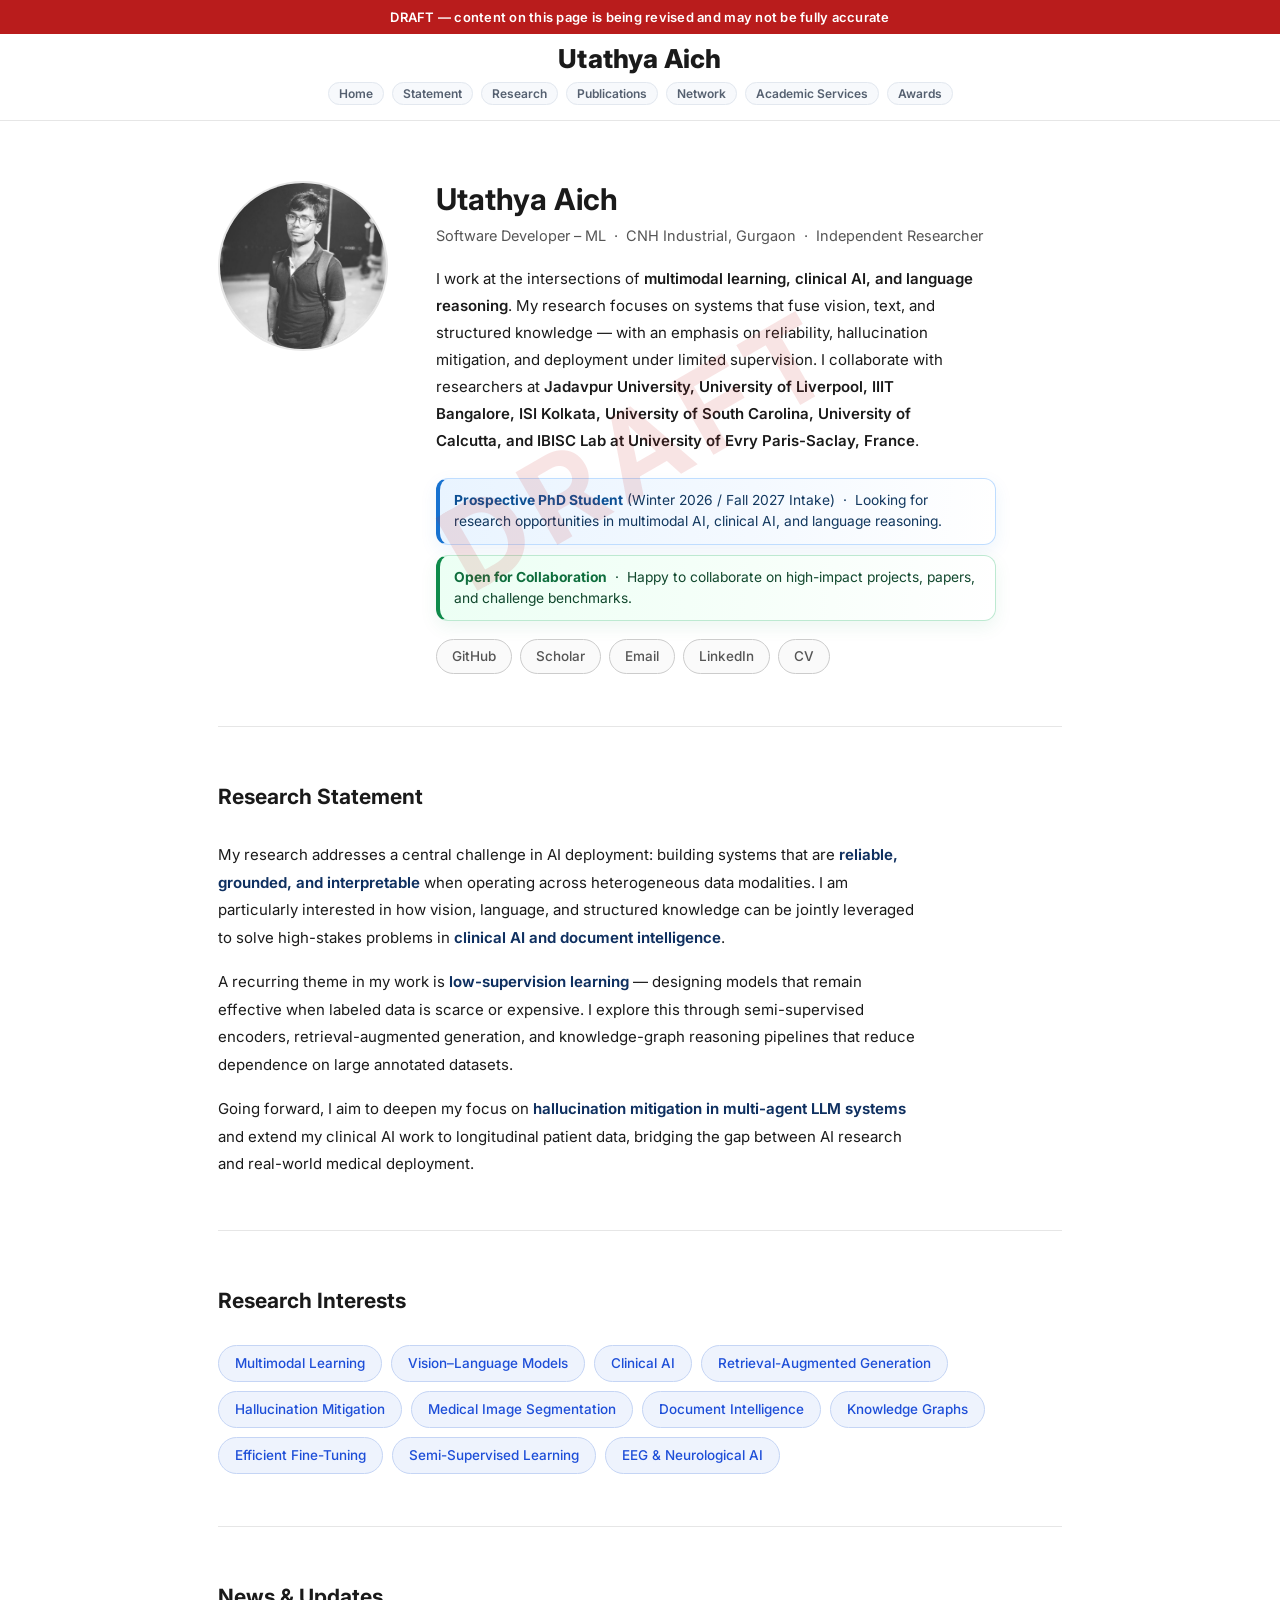
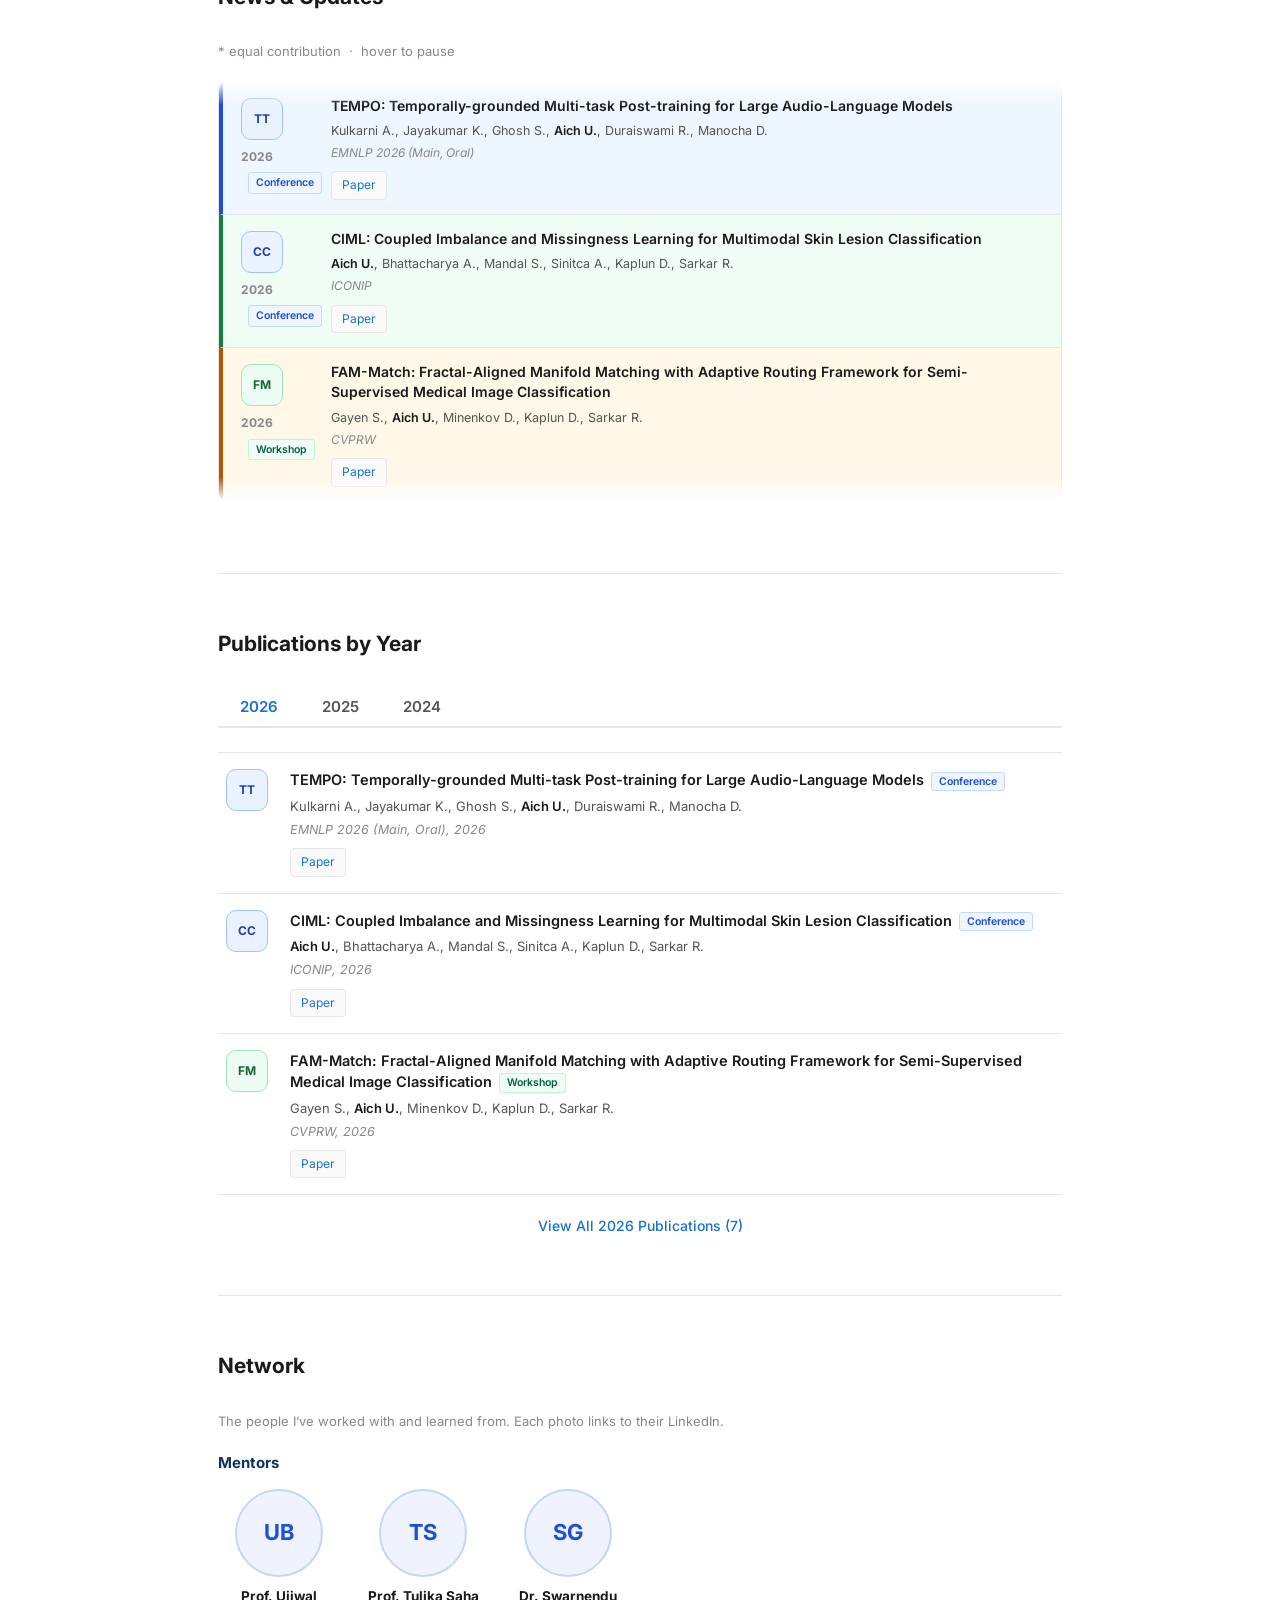
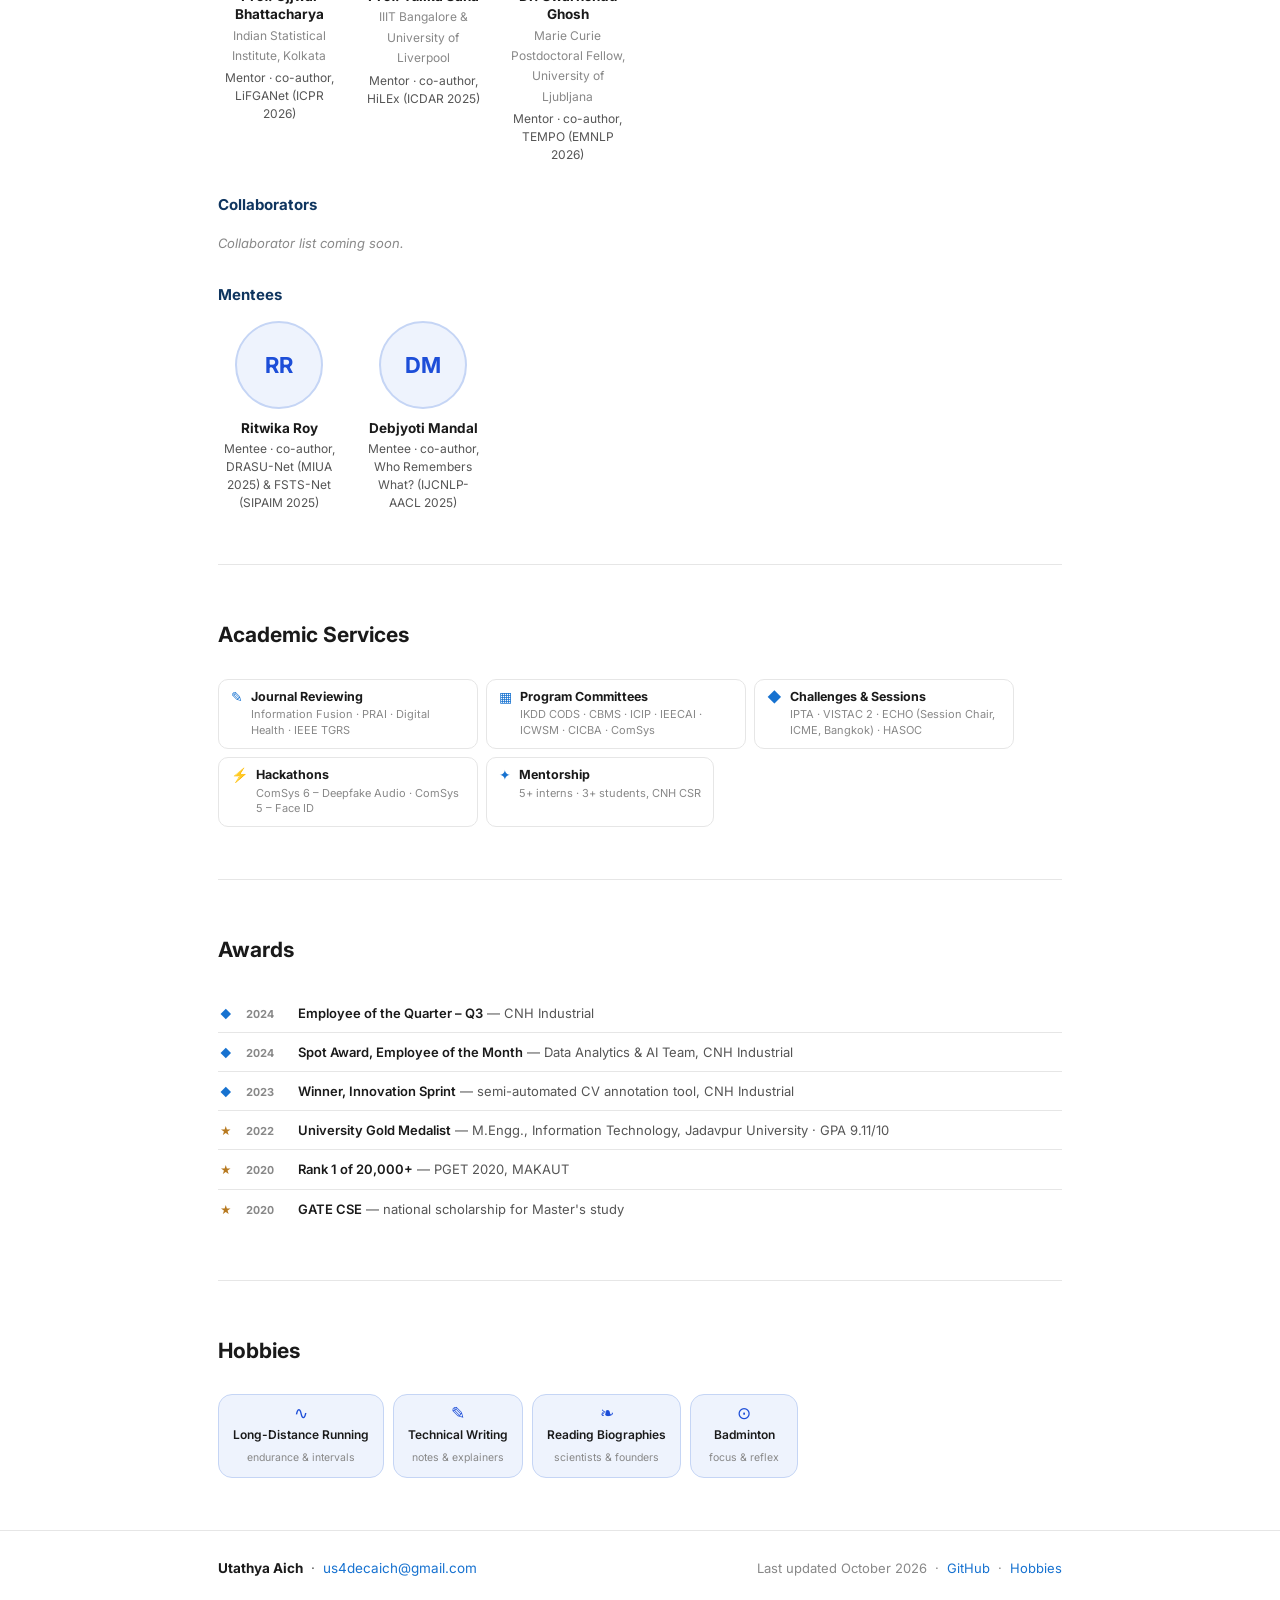
<file: index.html>
﻿<!DOCTYPE html>
<html lang="en">
<head>
  <meta charset="UTF-8">
  <meta name="viewport" content="width=device-width, initial-scale=1">
  <title>Utathya Aich &mdash; ML Researchers</title>
  <meta name="description" content="Utathya Aich &mdash; ML Developer at CNH Industrial, independent researcher in multimodal learning, clinical AI, and language reasoning.">
  <meta name="author" content="Utathya Aich">
  <link rel="icon" href="images/icon.jpg">
  <link rel="preconnect" href="https://fonts.googleapis.com">
  <link href="https://fonts.googleapis.com/css2?family=Inter:wght@400;500;600;700&display=swap" rel="stylesheet">
  <link rel="stylesheet" href="css/styles.css">
</head>
<body>

<div class="draft-banner">DRAFT &mdash; content on this page is being revised and may not be fully accurate</div>
<div class="draft-watermark" aria-hidden="true"><span>DRAFT</span></div>

<!-- ================================================================
     Navigation
     ================================================================ -->
<nav aria-label="Site navigation">
  <div class="nav-inner">
    <a class="nav-brand" href="#hero">Utathya Aich</a>
    <ul class="nav-links">
      <li><a href="#hero">Home</a></li>
      <li><a href="#research-statement">Statement</a></li>
      <li><a href="#interests">Research</a></li>
      <li><a href="#featured-pubs">Publications</a></li>
      <li><a href="#network">Network</a></li>
      <li><a href="#academic-services">Academic Services</a></li>
      <li><a href="#awards">Awards</a></li>
      <!-- <li><a href="#blog">Blog</a></li> -->
    </ul>
  </div>
</nav>

<div class="container">

  <!-- ============================================================
       Hero / Introduction
       ============================================================ -->
  <section id="hero">
    <div class="hero-layout">

      <div class="hero-photo">
        <img src="Images\Utathya_dp.jpg" alt="Utathya Aich" width="170" height="170">
      </div>

      <div class="hero-content">
        <h1 class="hero-name">Utathya Aich</h1>
        <p class="hero-title">
          Software Developer &ndash; ML &nbsp;&middot;&nbsp; CNH Industrial, Gurgaon
          &nbsp;&middot;&nbsp; Independent Researcher
        </p>
        <p class="hero-bio">
          I work at the intersections of <strong>multimodal learning, clinical AI, and language
          reasoning</strong>. My research focuses on systems that fuse vision, text, and structured
          knowledge &mdash; with an emphasis on reliability, hallucination mitigation, and deployment
          under limited supervision. I collaborate with researchers at <strong>Jadavpur
          University, University of Liverpool, IIIT Bangalore, ISI Kolkata, University of South
          Carolina, University of Calcutta, and IBISC Lab at University of Evry Paris-Saclay,
          France</strong>.
        </p>

        <div class="hero-highlights">
          <p class="hero-highlight hero-highlight-phd">
            <strong>Prospective PhD Student</strong> (Winter 2026 / Fall 2027 Intake) &nbsp;&middot;&nbsp;
            Looking for research opportunities in multimodal AI, clinical AI, and language reasoning.
          </p>
          <p class="hero-highlight hero-highlight-collab">
            <strong>Open for Collaboration</strong> &nbsp;&middot;&nbsp;
            Happy to collaborate on high-impact projects, papers, and challenge benchmarks.
          </p>
        </div>

        <div class="hero-links">
          <a class="hero-link" href="https://github.com/Utathyaworks" target="_blank" rel="noopener">GitHub</a>
          <!-- TODO: replace YOUR_SCHOLAR_ID with your real Google Scholar ID -->
          <a class="hero-link" href="https://scholar.google.com/citations?user=YOUR_SCHOLAR_ID" target="_blank" rel="noopener">Scholar</a>
          <a class="hero-link" href="mailto:us4decaich@gmail.com">Email</a>
          <a class="hero-link" href="https://linkedin.com/in/utathyaaich" target="_blank" rel="noopener">LinkedIn</a>
          <!-- TODO: replace # with your CV PDF URL -->
          <a class="hero-link" href="https://drive.google.com/file/d/1EoIoab1If1WtYCR3nhXePLxdaf7WmMa9/view?usp=drive_link" target="_blank" rel="noopener">CV</a>
        </div>
      </div>

    </div>
  </section>

  <!-- ============================================================
       Research Statement
       ============================================================ -->
  <section id="research-statement">
    <h2 class="section-title">Research Statement</h2>
    <div class="statement-block">
      <p>
        My research addresses a central challenge in AI deployment: building systems that are
        <strong>reliable, grounded, and interpretable</strong> when operating across heterogeneous
        data modalities. I am particularly interested in how vision, language, and structured
        knowledge can be jointly leveraged to solve high-stakes problems in <strong>clinical AI
        and document intelligence</strong>.
      </p>
      <p>
        A recurring theme in my work is <strong>low-supervision learning</strong> — designing
        models that remain effective when labeled data is scarce or expensive. I explore this
        through semi-supervised encoders, retrieval-augmented generation, and knowledge-graph
        reasoning pipelines that reduce dependence on large annotated datasets.
      </p>
      <p>
        Going forward, I aim to deepen my focus on <strong>hallucination mitigation in
        multi-agent LLM systems</strong> and extend my clinical AI work to longitudinal
        patient data, bridging the gap between AI research and real-world medical deployment.
      </p>
    </div>
  </section>

  <!-- ============================================================
       Research Interests
       ============================================================ -->
  <section id="interests">
    <h2 class="section-title">Research Interests</h2>
    <div class="interests-wrap">
      <span class="interest-chip">Multimodal Learning</span>
      <span class="interest-chip">Vision&ndash;Language Models</span>
      <span class="interest-chip">Clinical AI</span>
      <span class="interest-chip">Retrieval-Augmented Generation</span>
      <span class="interest-chip">Hallucination Mitigation</span>
      <span class="interest-chip">Medical Image Segmentation</span>
      <span class="interest-chip">Document Intelligence</span>
      <span class="interest-chip">Knowledge Graphs</span>
      <span class="interest-chip">Efficient Fine-Tuning</span>
      <span class="interest-chip">Semi-Supervised Learning</span>
      <span class="interest-chip">EEG &amp; Neurological AI</span>
    </div>
  </section>

  <!-- ============================================================
       News & Updates  (featured publications rendered as a news feed)
       ============================================================ -->
  <section id="featured-pubs">
    <h2 class="section-title">News &amp; Updates</h2>
    <p class="pub-note">* equal contribution &nbsp;&middot;&nbsp; hover to pause</p>

    <!--
      Populated dynamically by js/main.js as news-style items.
      Source data: data/publications.js  (featured: true entries).
      Scrollable — max-height set in css/styles.css.
    -->
    <div class="news-scroll" id="featured-pub-list"></div>

    <div class="show-more-wrap">
      <button class="btn-show-more" id="btn-show-more">Show All Publications</button>
    </div>
  </section>

  <!-- ============================================================
       Publications by Year
       ============================================================ -->
  <section id="pubs-by-year">
    <h2 class="section-title">Publications by Year</h2>

    <!--
      Tab buttons and panes are generated by js/main.js.
      Each year tab shows 3 papers; "View All" links to publications/YEAR.html.
    -->
    <div class="year-tabs" id="year-tabs" role="tablist"></div>
    <div id="year-panes"></div>
  </section>

  <!-- ============================================================
       Network — Mentors / Collaborators / Mentees
       ============================================================ -->
  <section id="network">
    <h2 class="section-title">Network</h2>
    <p class="pub-note">
      The people I&rsquo;ve worked with and learned from. Each photo links to their LinkedIn.
      <!-- TODO: replace placeholder avatars (initials) with real photos, and "#" LinkedIn hrefs with real profile URLs -->
    </p>

    <div class="network-group">
      <h3 class="network-group-title">Mentors</h3>
      <ul class="bubble-grid">
        <li class="bubble-card">
          <a class="bubble-avatar placeholder" href="#" target="_blank" rel="noopener" aria-label="Prof. Ujjwal Bhattacharya on LinkedIn">UB</a>
          <p class="bubble-name">Prof. Ujjwal Bhattacharya</p>
          <p class="bubble-affil">Indian Statistical Institute, Kolkata</p>
          <p class="bubble-rel">Mentor &middot; co-author, LiFGANet (ICPR 2026)</p>
        </li>
        <li class="bubble-card">
          <a class="bubble-avatar placeholder" href="#" target="_blank" rel="noopener" aria-label="Prof. Tulika Saha on LinkedIn">TS</a>
          <p class="bubble-name">Prof. Tulika Saha</p>
          <p class="bubble-affil">IIIT Bangalore &amp; University of Liverpool</p>
          <p class="bubble-rel">Mentor &middot; co-author, HiLEx (ICDAR 2025)</p>
        </li>
        <li class="bubble-card">
          <a class="bubble-avatar placeholder" href="#" target="_blank" rel="noopener" aria-label="Dr. Swarnendu Ghosh on LinkedIn">SG</a>
          <p class="bubble-name">Dr. Swarnendu Ghosh</p>
          <p class="bubble-affil">Marie Curie Postdoctoral Fellow, University of Ljubljana</p>
          <p class="bubble-rel">Mentor &middot; co-author, TEMPO (EMNLP 2026)</p>
        </li>
      </ul>
    </div>

    <div class="network-group">
      <h3 class="network-group-title">Collaborators</h3>
      <!-- TODO: add collaborator entries — name, affiliation, LinkedIn URL, photo -->
      <p class="pub-note network-placeholder-note">Collaborator list coming soon.</p>
    </div>

    <div class="network-group">
      <h3 class="network-group-title">Mentees</h3>
      <ul class="bubble-grid">
        <li class="bubble-card">
          <a class="bubble-avatar placeholder" href="#" target="_blank" rel="noopener" aria-label="Ritwika Roy on LinkedIn">RR</a>
          <p class="bubble-name">Ritwika Roy</p>
          <!-- TODO: add affiliation -->
          <p class="bubble-rel">Mentee &middot; co-author, DRASU-Net (MIUA 2025) &amp; FSTS-Net (SIPAIM 2025)</p>
        </li>
        <li class="bubble-card">
          <a class="bubble-avatar placeholder" href="#" target="_blank" rel="noopener" aria-label="Debjyoti Mandal on LinkedIn">DM</a>
          <p class="bubble-name">Debjyoti Mandal</p>
          <!-- TODO: add affiliation -->
          <p class="bubble-rel">Mentee &middot; co-author, Who Remembers What? (IJCNLP-AACL 2025)</p>
        </li>
      </ul>
    </div>
  </section>

  <!-- ============================================================
       Academic Services
       ============================================================ -->
  <section id="academic-services">
    <h2 class="section-title">Academic Services</h2>
    <ul class="service-row">
      <li class="service-chip">
        <span class="service-icon" aria-hidden="true">&#9998;</span>
        <span class="service-chip-body">
          <span class="service-chip-label">Journal Reviewing</span>
          <span class="service-chip-meta">Information Fusion &middot; PRAI &middot; Digital Health &middot; IEEE TGRS</span>
        </span>
      </li>
      <li class="service-chip">
        <span class="service-icon" aria-hidden="true">&#9638;</span>
        <span class="service-chip-body">
          <span class="service-chip-label">Program Committees</span>
          <span class="service-chip-meta">IKDD CODS &middot; CBMS &middot; ICIP &middot; IEECAI &middot; ICWSM &middot; CICBA &middot; ComSys</span>
        </span>
      </li>
      <li class="service-chip">
        <span class="service-icon" aria-hidden="true">&#9670;</span>
        <span class="service-chip-body">
          <span class="service-chip-label">Challenges &amp; Sessions</span>
          <span class="service-chip-meta">IPTA &middot; VISTAC 2 &middot; ECHO (Session Chair, ICME, Bangkok) &middot; HASOC</span>
        </span>
      </li>
      <li class="service-chip">
        <span class="service-icon" aria-hidden="true">&#9889;</span>
        <span class="service-chip-body">
          <span class="service-chip-label">Hackathons</span>
          <span class="service-chip-meta">ComSys 6 &ndash; Deepfake Audio &middot; ComSys 5 &ndash; Face ID</span>
        </span>
      </li>
      <li class="service-chip">
        <span class="service-icon" aria-hidden="true">&#10022;</span>
        <span class="service-chip-body">
          <span class="service-chip-label">Mentorship</span>
          <span class="service-chip-meta">5+ interns &middot; 3+ students, CNH CSR</span>
        </span>
      </li>
    </ul>
  </section>

  <!-- ============================================================
       Awards
       ============================================================ -->
  <section id="awards">
    <h2 class="section-title">Awards</h2>
    <ul class="award-list">
      <li class="award-row">
        <span class="award-mark award-mark-pro" aria-hidden="true">&#9670;</span>
        <span class="award-row-year">2024</span>
        <span class="award-row-text"><strong>Employee of the Quarter &ndash; Q3</strong> &mdash; CNH Industrial</span>
      </li>
      <li class="award-row">
        <span class="award-mark award-mark-pro" aria-hidden="true">&#9670;</span>
        <span class="award-row-year">2024</span>
        <span class="award-row-text"><strong>Spot Award, Employee of the Month</strong> &mdash; Data Analytics &amp; AI Team, CNH Industrial</span>
      </li>
      <li class="award-row">
        <span class="award-mark award-mark-pro" aria-hidden="true">&#9670;</span>
        <span class="award-row-year">2023</span>
        <span class="award-row-text"><strong>Winner, Innovation Sprint</strong> &mdash; semi-automated CV annotation tool, CNH Industrial</span>
      </li>
      <li class="award-row">
        <span class="award-mark award-mark-academic" aria-hidden="true">&#9733;</span>
        <span class="award-row-year">2022</span>
        <span class="award-row-text"><strong>University Gold Medalist</strong> &mdash; M.Engg., Information Technology, Jadavpur University &middot; GPA 9.11/10</span>
      </li>
      <li class="award-row">
        <span class="award-mark award-mark-academic" aria-hidden="true">&#9733;</span>
        <span class="award-row-year">2020</span>
        <span class="award-row-text"><strong>Rank 1 of 20,000+</strong> &mdash; PGET 2020, MAKAUT</span>
      </li>
      <li class="award-row">
        <span class="award-mark award-mark-academic" aria-hidden="true">&#9733;</span>
        <span class="award-row-year">2020</span>
        <span class="award-row-text"><strong>GATE CSE</strong> &mdash; national scholarship for Master's study</span>
      </li>
    </ul>
  </section>

  <!-- ============================================================
       Blog (to be added later)
       ============================================================ -->
  <!--
  <section id="blog">
    <h2 class="section-title">Blog</h2>
    <p class="pub-note">This section will be added soon.</p>
  </section>
  -->

  <!-- ============================================================
       Hobbies
       ============================================================ -->
  <section id="hobbies">
    <h2 class="section-title">Hobbies</h2>
    <ul class="hobby-row">
      <li class="hobby-chip">
        <span class="hobby-icon" aria-hidden="true">&#8767;</span>
        <span class="hobby-chip-label">Long-Distance Running</span>
        <span class="hobby-chip-meta">endurance &amp; intervals</span>
      </li>
      <li class="hobby-chip">
        <span class="hobby-icon" aria-hidden="true">&#9998;</span>
        <span class="hobby-chip-label">Technical Writing</span>
        <span class="hobby-chip-meta">notes &amp; explainers</span>
      </li>
      <li class="hobby-chip">
        <span class="hobby-icon" aria-hidden="true">&#10087;</span>
        <span class="hobby-chip-label">Reading Biographies</span>
        <span class="hobby-chip-meta">scientists &amp; founders</span>
      </li>
      <li class="hobby-chip">
        <span class="hobby-icon" aria-hidden="true">&#8857;</span>
        <span class="hobby-chip-label">Badminton</span>
        <span class="hobby-chip-meta">focus &amp; reflex</span>
      </li>
    </ul>
  </section>

</div><!-- /.container -->

<!-- ================================================================
     Footer
     ================================================================ -->
<footer>
  <div class="container">
    <div class="footer-inner">
      <div class="footer-left">
        <strong>Utathya Aich</strong>
        &nbsp;&middot;&nbsp;
        <a href="mailto:us4decaich@gmail.com">us4decaich@gmail.com</a>
      </div>
      <div class="footer-right">
        Last updated October 2026
        &nbsp;&middot;&nbsp;
        <a href="https://github.com/Utathyaworks" target="_blank" rel="noopener">GitHub</a>
        &nbsp;&middot;&nbsp;
        <a href="#hobbies">Hobbies</a>
      </div>
    </div>
  </div>
</footer>

<!-- Publications data must be loaded before main.js -->
<script src="data/publications.js"></script>
<script src="js/main.js"></script>
</body>
</html>
</file>
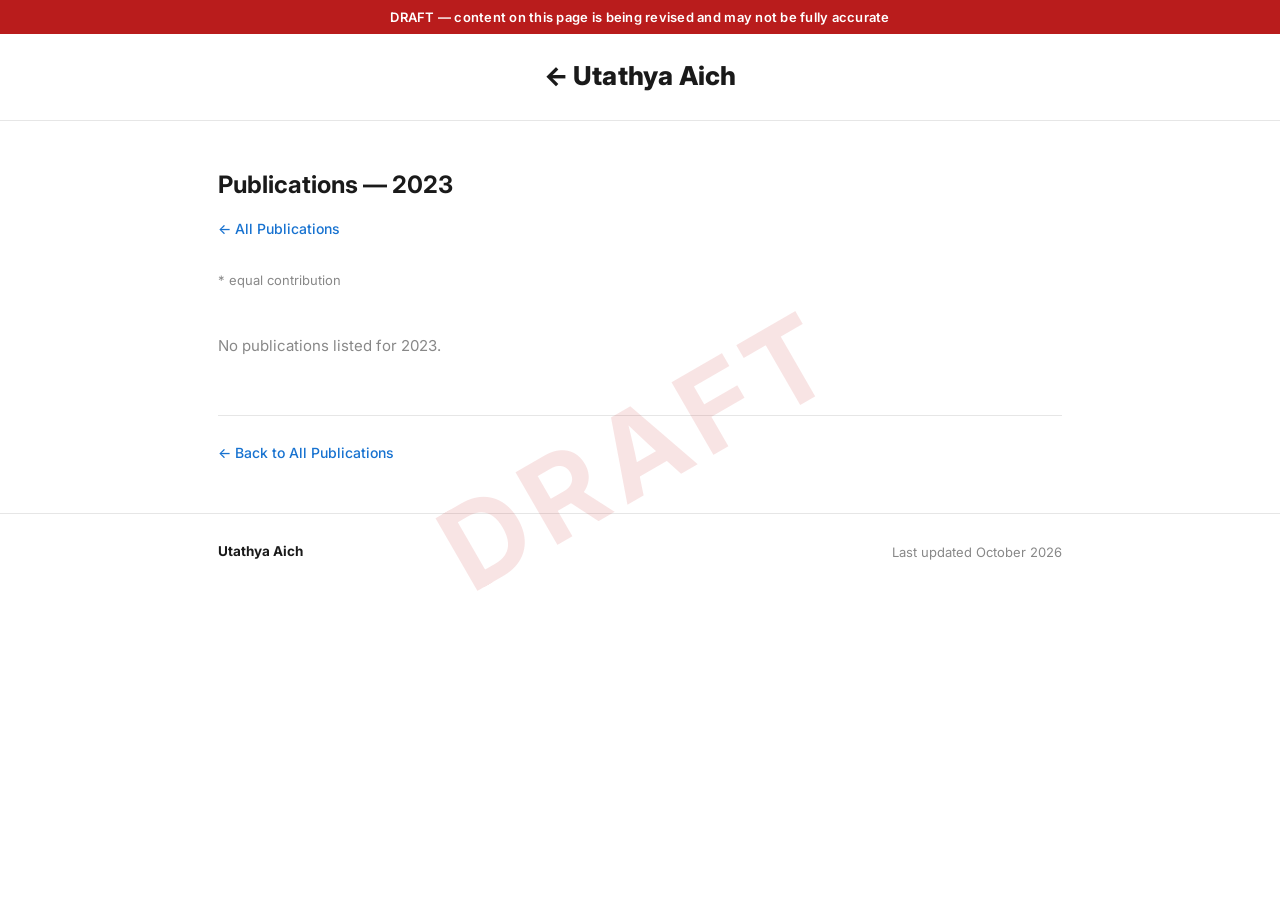
<file: publications/2023.html>
<!DOCTYPE html>
<html lang="en">
<head>
  <meta charset="UTF-8">
  <meta name="viewport" content="width=device-width, initial-scale=1">
  <title>Publications &mdash; 2023 | Utathya Aich</title>
  <meta name="description" content="Utathya Aich publications from 2023.">
  <link rel="icon" href="../images/icon.jpg">
  <link rel="preconnect" href="https://fonts.googleapis.com">
  <link href="https://fonts.googleapis.com/css2?family=Inter:wght@400;500;600;700&display=swap" rel="stylesheet">
  <link rel="stylesheet" href="../css/styles.css">
</head>
<body>

<div class="draft-banner">DRAFT &mdash; content on this page is being revised and may not be fully accurate</div>
<div class="draft-watermark" aria-hidden="true"><span>DRAFT</span></div>

<nav aria-label="Site navigation">
  <div class="nav-inner">
    <a class="nav-brand" href="../index.html">&larr; Utathya Aich</a>
  </div>
</nav>

<div class="container">

  <div class="year-page-header">
    <h1 class="year-page-title" id="year-page-heading">Publications &mdash; 2023</h1>
    <a class="year-page-back" href="../index.html#pubs-by-year">&larr; All Publications</a>
  </div>

  <p class="pub-note">* equal contribution</p>

  <!-- Populated dynamically by js/year-page.js -->
  <div class="pub-list" id="year-pub-list" data-year="2023"></div>

  <hr class="year-page-divider">
  <p style="padding: 24px 0 48px;">
    <a class="year-page-back" href="../index.html#pubs-by-year">&larr; Back to All Publications</a>
  </p>

</div>

<footer>
  <div class="container">
    <div class="footer-inner">
      <div class="footer-left"><strong>Utathya Aich</strong></div>
      <div class="footer-right">Last updated October 2026</div>
    </div>
  </div>
</footer>

<script src="../data/publications.js"></script>
<script src="../js/year-page.js"></script>
</body>
</html>
</file>
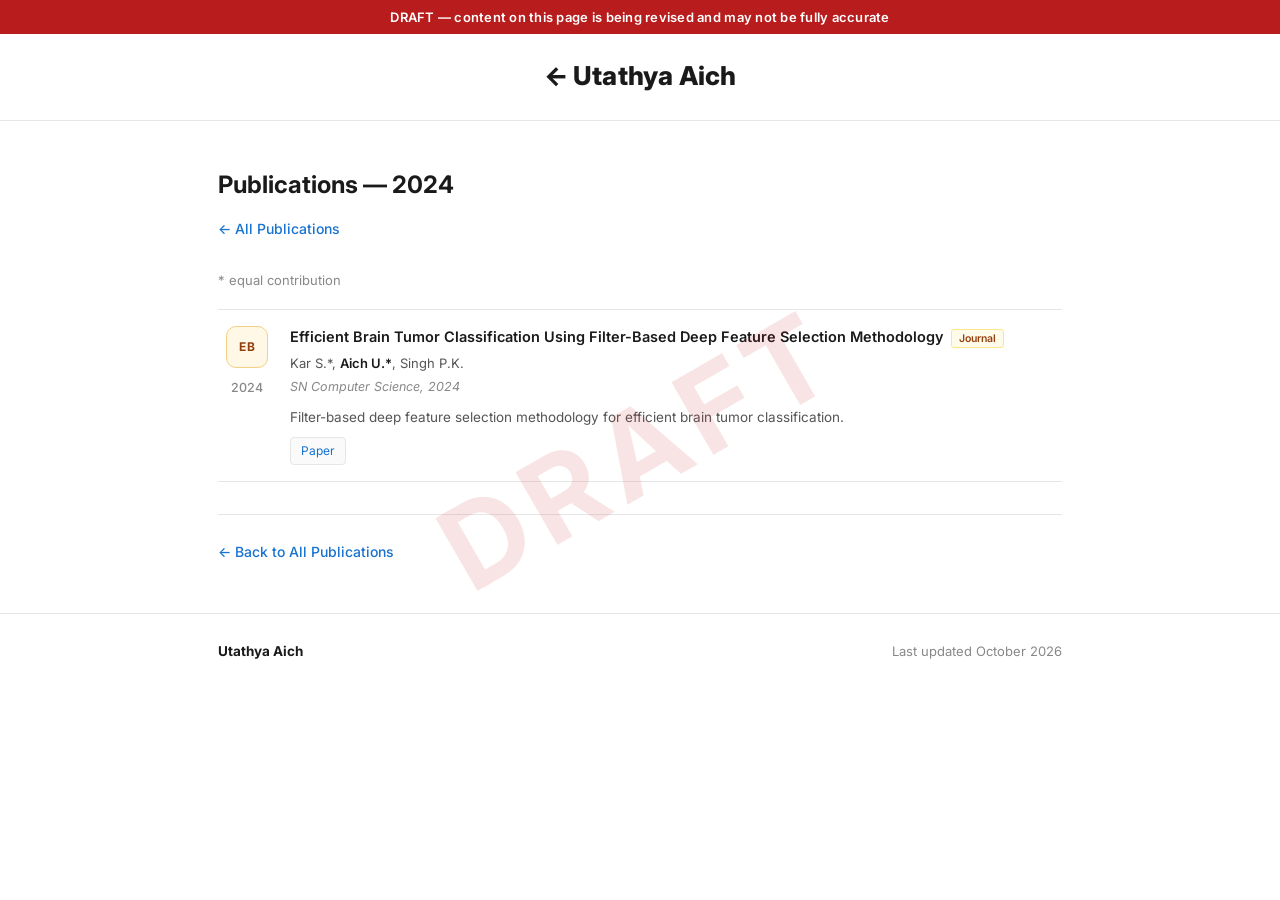
<file: publications/2024.html>
<!DOCTYPE html>
<html lang="en">
<head>
  <meta charset="UTF-8">
  <meta name="viewport" content="width=device-width, initial-scale=1">
  <title>Publications &mdash; 2024 | Utathya Aich</title>
  <meta name="description" content="Utathya Aich publications from 2024.">
  <link rel="icon" href="../images/icon.jpg">
  <link rel="preconnect" href="https://fonts.googleapis.com">
  <link href="https://fonts.googleapis.com/css2?family=Inter:wght@400;500;600;700&display=swap" rel="stylesheet">
  <link rel="stylesheet" href="../css/styles.css">
</head>
<body>

<div class="draft-banner">DRAFT &mdash; content on this page is being revised and may not be fully accurate</div>
<div class="draft-watermark" aria-hidden="true"><span>DRAFT</span></div>

<nav aria-label="Site navigation">
  <div class="nav-inner">
    <a class="nav-brand" href="../index.html">&larr; Utathya Aich</a>
  </div>
</nav>

<div class="container">

  <div class="year-page-header">
    <h1 class="year-page-title" id="year-page-heading">Publications &mdash; 2024</h1>
    <a class="year-page-back" href="../index.html#pubs-by-year">&larr; All Publications</a>
  </div>

  <p class="pub-note">* equal contribution</p>

  <!-- Populated dynamically by js/year-page.js -->
  <div class="pub-list" id="year-pub-list" data-year="2024"></div>

  <hr class="year-page-divider">
  <p style="padding: 24px 0 48px;">
    <a class="year-page-back" href="../index.html#pubs-by-year">&larr; Back to All Publications</a>
  </p>

</div>

<footer>
  <div class="container">
    <div class="footer-inner">
      <div class="footer-left"><strong>Utathya Aich</strong></div>
      <div class="footer-right">Last updated October 2026</div>
    </div>
  </div>
</footer>

<script src="../data/publications.js"></script>
<script src="../js/year-page.js"></script>
</body>
</html>
</file>
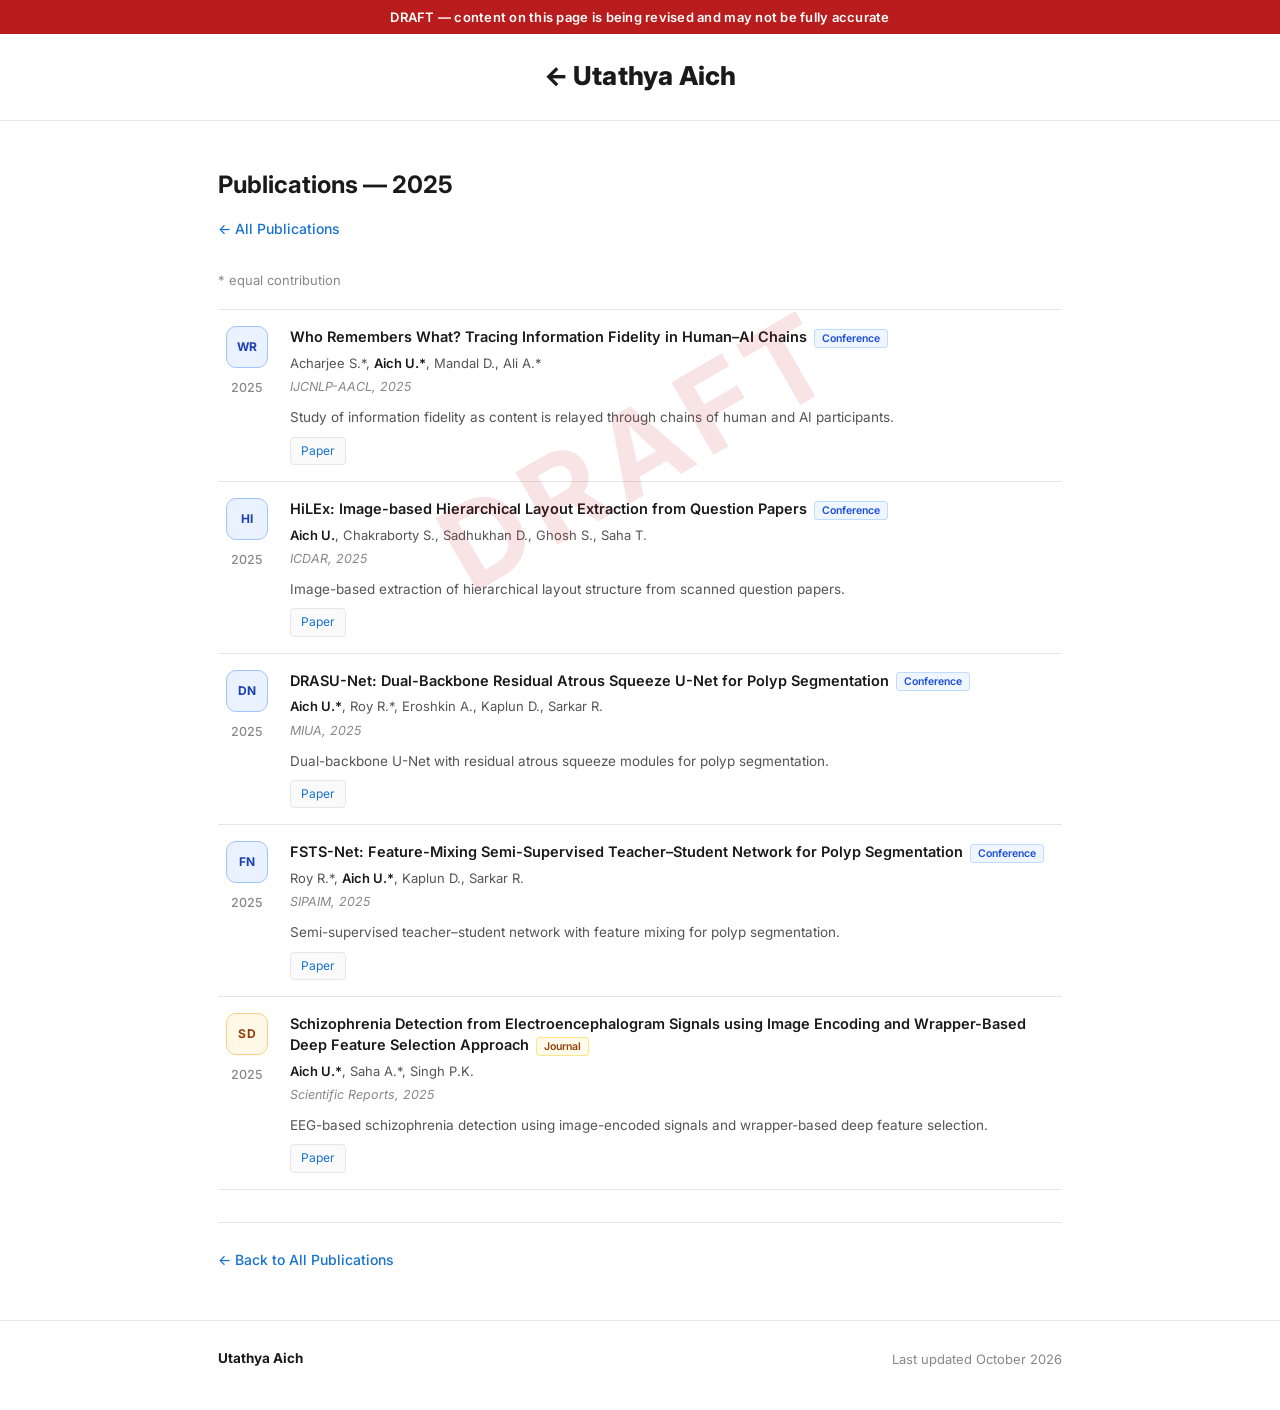
<file: publications/2025.html>
<!DOCTYPE html>
<html lang="en">
<head>
  <meta charset="UTF-8">
  <meta name="viewport" content="width=device-width, initial-scale=1">
  <title>Publications &mdash; 2025 | Utathya Aich</title>
  <meta name="description" content="Utathya Aich publications from 2025.">
  <link rel="icon" href="../images/icon.jpg">
  <link rel="preconnect" href="https://fonts.googleapis.com">
  <link href="https://fonts.googleapis.com/css2?family=Inter:wght@400;500;600;700&display=swap" rel="stylesheet">
  <link rel="stylesheet" href="../css/styles.css">
</head>
<body>

<div class="draft-banner">DRAFT &mdash; content on this page is being revised and may not be fully accurate</div>
<div class="draft-watermark" aria-hidden="true"><span>DRAFT</span></div>

<nav aria-label="Site navigation">
  <div class="nav-inner">
    <a class="nav-brand" href="../index.html">&larr; Utathya Aich</a>
  </div>
</nav>

<div class="container">

  <div class="year-page-header">
    <h1 class="year-page-title" id="year-page-heading">Publications &mdash; 2025</h1>
    <a class="year-page-back" href="../index.html#pubs-by-year">&larr; All Publications</a>
  </div>

  <p class="pub-note">* equal contribution</p>

  <!-- Populated dynamically by js/year-page.js -->
  <div class="pub-list" id="year-pub-list" data-year="2025"></div>

  <hr class="year-page-divider">
  <p style="padding: 24px 0 48px;">
    <a class="year-page-back" href="../index.html#pubs-by-year">&larr; Back to All Publications</a>
  </p>

</div>

<footer>
  <div class="container">
    <div class="footer-inner">
      <div class="footer-left"><strong>Utathya Aich</strong></div>
      <div class="footer-right">Last updated October 2026</div>
    </div>
  </div>
</footer>

<script src="../data/publications.js"></script>
<script src="../js/year-page.js"></script>
</body>
</html>
</file>
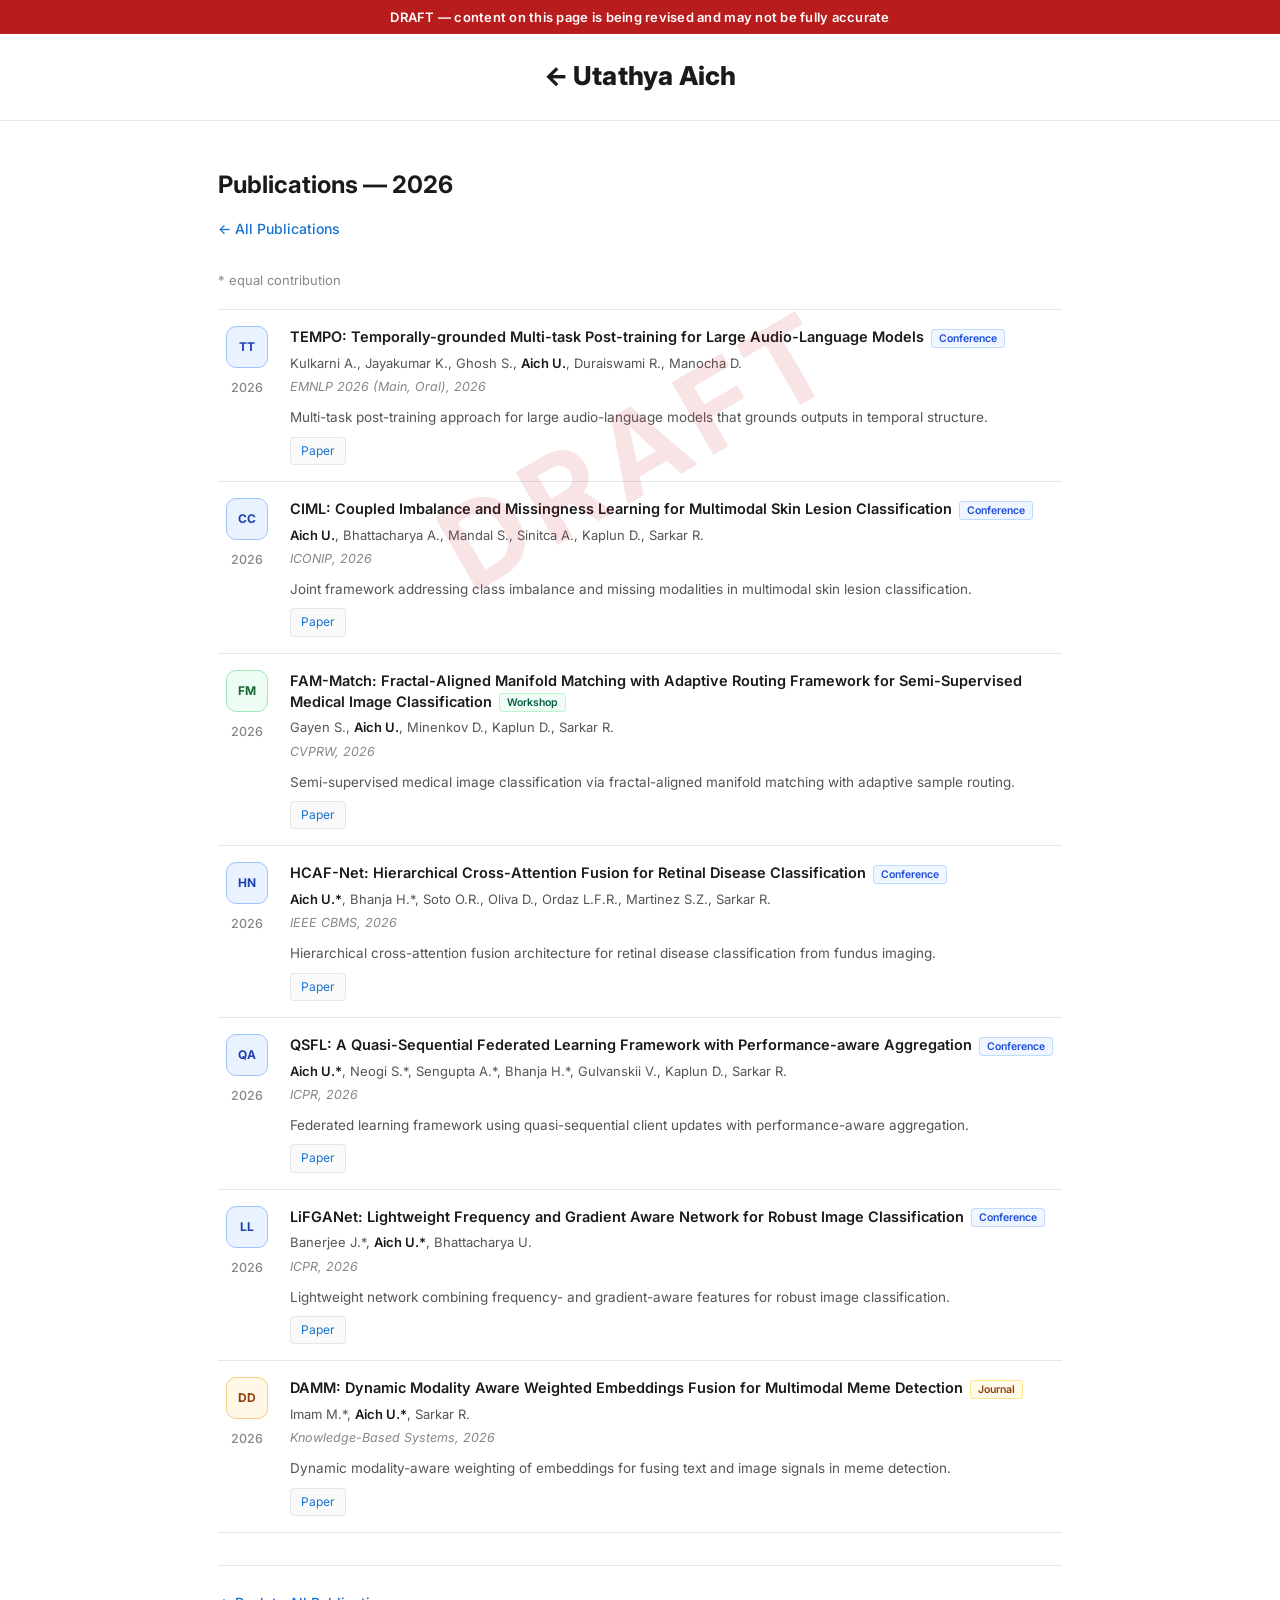
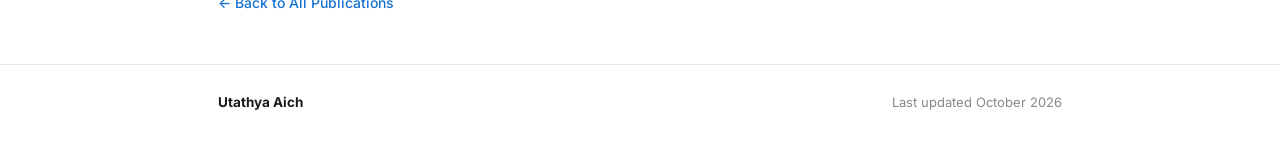
<file: publications/2026.html>
<!DOCTYPE html>
<html lang="en">
<head>
  <meta charset="UTF-8">
  <meta name="viewport" content="width=device-width, initial-scale=1">
  <title>Publications &mdash; 2026 | Utathya Aich</title>
  <meta name="description" content="Utathya Aich publications from 2026.">
  <link rel="icon" href="../images/icon.jpg">
  <link rel="preconnect" href="https://fonts.googleapis.com">
  <link href="https://fonts.googleapis.com/css2?family=Inter:wght@400;500;600;700&display=swap" rel="stylesheet">
  <link rel="stylesheet" href="../css/styles.css">
</head>
<body>

<div class="draft-banner">DRAFT &mdash; content on this page is being revised and may not be fully accurate</div>
<div class="draft-watermark" aria-hidden="true"><span>DRAFT</span></div>

<nav aria-label="Site navigation">
  <div class="nav-inner">
    <a class="nav-brand" href="../index.html">&larr; Utathya Aich</a>
  </div>
</nav>

<div class="container">

  <div class="year-page-header">
    <h1 class="year-page-title" id="year-page-heading">Publications &mdash; 2026</h1>
    <a class="year-page-back" href="../index.html#pubs-by-year">&larr; All Publications</a>
  </div>

  <p class="pub-note">* equal contribution</p>

  <!-- Populated dynamically by js/year-page.js -->
  <div class="pub-list" id="year-pub-list" data-year="2026"></div>

  <hr class="year-page-divider">
  <p style="padding: 24px 0 48px;">
    <a class="year-page-back" href="../index.html#pubs-by-year">&larr; Back to All Publications</a>
  </p>

</div>

<footer>
  <div class="container">
    <div class="footer-inner">
      <div class="footer-left"><strong>Utathya Aich</strong></div>
      <div class="footer-right">Last updated October 2026</div>
    </div>
  </div>
</footer>

<script src="../data/publications.js"></script>
<script src="../js/year-page.js"></script>
</body>
</html>
</file>
<file: css/styles.css>
/* ═══════════════════════════════════════════════════════════════════════
   styles.css — Utathya Aich Academic Portfolio
   Minimal, Jon Barron-inspired single-column layout.
   No external UI frameworks. Works on all modern browsers.
   ═══════════════════════════════════════════════════════════════════════ */

/* ── Reset ──────────────────────────────────────────────────────────── */
*, *::before, *::after { box-sizing: border-box; margin: 0; padding: 0; }

/* ── Custom properties ──────────────────────────────────────────────── */
:root {
  --blue:       #1772d0;
  --blue-dark:  #0e5aaa;
  --text:       #1a1a1a;
  --muted:      #555;
  --light:      #888;
  --border:     #e6e6e6;
  --bg:         #ffffff;
  --chip-bg:    #eef3fd;
  --chip-bdr:   #c5d5f5;
  --chip-text:  #1d4ed8;
  --max-w:      900px;
  --nav-h:      86px;
}

/* ── Draft watermark ───────────────────────────────────────────────── */
.draft-watermark {
  position: fixed;
  inset: 0;
  z-index: 9999;
  pointer-events: none;
  overflow: hidden;
}
.draft-watermark span {
  position: absolute;
  top: 50%;
  left: 50%;
  transform: translate(-50%, -50%) rotate(-30deg);
  font-size: 9vw;
  font-weight: 700;
  letter-spacing: 0.1em;
  color: rgba(200, 30, 30, 0.12);
  white-space: nowrap;
  user-select: none;
}
.draft-banner {
  position: sticky;
  top: 0;
  z-index: 10000;
  background: #b91c1c;
  color: #fff;
  text-align: center;
  font-size: 13px;
  font-weight: 600;
  padding: 6px 12px;
  letter-spacing: 0.02em;
}

/* ── Base ───────────────────────────────────────────────────────────── */
html { scroll-behavior: smooth; }

body {
  font-family: 'Inter', -apple-system, BlinkMacSystemFont, 'Segoe UI',
               Helvetica, Arial, sans-serif;
  font-size:   15px;
  line-height: 1.7;
  color:       var(--text);
  background:  var(--bg);
}

a                { color: var(--blue); text-decoration: none; }
a:hover          { text-decoration: underline; color: var(--blue-dark); }
img              { max-width: 100%; display: block; }
ul               { list-style: none; }

/* ── Layout ─────────────────────────────────────────────────────────── */
.container {
  max-width: var(--max-w);
  margin:    0 auto;
  padding:   0 28px;
}

/* ── Navigation ─────────────────────────────────────────────────────── */
nav {
  position:        sticky;
  top:             0;
  z-index:         100;
  background:      rgba(255, 255, 255, 0.96);
  backdrop-filter: blur(8px);
  -webkit-backdrop-filter: blur(8px);
  border-bottom:   1px solid var(--border);
}

.nav-inner {
  max-width:       var(--max-w);
  margin:          0 auto;
  padding:         8px 28px 10px;
  min-height:      var(--nav-h);
  display:         flex;
  flex-direction:  column;
  align-items:     center;
  justify-content: center;
  gap:             8px;
}

.nav-brand {
  font-weight: 800;
  font-size:   26px;
  letter-spacing: 0.2px;
  line-height: 1;
  color:       var(--text);
}

.nav-brand:hover { text-decoration: none; color: var(--blue); }

.nav-links {
  display:    flex;
  gap:        8px;
  flex-wrap:  wrap;
  justify-content: center;
  list-style: none;
}

.nav-links a {
  font-size:      12px;
  font-weight:    600;
  color:          #556070;
  padding:        3px 10px;
  border:         1px solid #e3e8ef;
  border-radius:  999px;
  background:     #f7f9fc;
  text-decoration: none;
}

.nav-links a:hover {
  color:           var(--blue);
  border-color:    #b7cff2;
  background:      #eef4ff;
  text-decoration: none;
}

/* ── Sections ───────────────────────────────────────────────────────── */
section {
  padding:    52px 0;
  border-top: 1px solid var(--border);
}

#hero { border-top: none; padding-top: 60px; }

.section-title {
  font-size:     21px;
  font-weight:   700;
  color:         var(--text);
  margin-bottom: 26px;
}

/* ── Hero ───────────────────────────────────────────────────────────── */
.hero-layout {
  display:     flex;
  gap:         48px;
  align-items: flex-start;
}

.hero-photo img {
  width:         170px;
  height:        170px;
  border-radius: 50%;
  object-fit:    cover;
  flex-shrink:   0;
  border:        2px solid var(--border);
}

.hero-name {
  font-size:     30px;
  font-weight:   700;
  line-height:   1.2;
  margin-bottom: 8px;
}

.hero-title {
  font-size:     14.5px;
  color:         var(--muted);
  margin-bottom: 18px;
  line-height:   1.5;
}

.hero-bio {
  font-size:     15px;
  line-height:   1.8;
  color:         var(--text);
  margin-bottom: 24px;
  max-width:     540px;
}

.hero-bio strong { font-weight: 600; }

.hero-highlights {
  max-width:     560px;
  margin-bottom: 18px;
}

.hero-highlight {
  max-width:     560px;
  margin-bottom: 10px;
  padding:       11px 14px;
  border-radius: 12px;
  border:        1px solid;
  border-left:   4px solid;
  font-size:     13.8px;
  line-height:   1.55;
}

.hero-highlight:last-child {
  margin-bottom: 0;
}

.hero-highlight-phd {
  border-color: #bfddff;
  border-left-color: #1772d0;
  background: linear-gradient(95deg, #e9f4ff 0%, #f4f9ff 56%, #ffffff 100%);
  box-shadow: 0 6px 18px rgba(23, 114, 208, 0.08);
  color: #12385f;
}

.hero-highlight-collab {
  border-color: #bde9d1;
  border-left-color: #0e8a4a;
  background: linear-gradient(95deg, #ecfff4 0%, #f6fff9 56%, #ffffff 100%);
  box-shadow: 0 6px 18px rgba(14, 138, 74, 0.08);
  color: #11482d;
}

.hero-highlight-phd strong {
  font-weight: 700;
  color: #0b4f93;
}

.hero-highlight-collab strong {
  font-weight: 700;
  color: #0f6e3d;
}

/* ── Hero link buttons ──────────────────────────────────────────────── */
.hero-links {
  display:   flex;
  flex-wrap: wrap;
  gap:       8px;
}

.hero-link {
  display:         inline-block;
  padding:         5px 15px;
  border:          1px solid #ccc;
  border-radius:   20px;
  font-size:       13.5px;
  font-weight:     500;
  color:           var(--muted);
  background:      #fafafa;
  transition:      border-color 0.15s, color 0.15s, background 0.15s;
  text-decoration: none;
}

.hero-link:hover {
  border-color:    var(--blue);
  color:           var(--blue);
  background:      var(--chip-bg);
  text-decoration: none;
}

/* ── Current Work ───────────────────────────────────────────────────── */
.work-grid {
  display:               grid;
  grid-template-columns: 1fr 1fr;
  gap:                   14px;
}

.work-card {
  border:        1px solid var(--border);
  border-left:   3px solid var(--blue);
  border-radius: 6px;
  padding:       18px 20px;
}

.work-card-header {
  display:         flex;
  align-items:     flex-start;
  justify-content: space-between;
  gap:             10px;
  margin-bottom:   8px;
}

.work-card-title {
  font-size:   14.5px;
  font-weight: 600;
  color:       var(--text);
  line-height: 1.4;
}

.work-card-desc {
  font-size:   13.5px;
  color:       var(--muted);
  line-height: 1.65;
}

/* Status badges */
.status-badge {
  flex-shrink:    0;
  font-size:      10.5px;
  font-weight:    700;
  padding:        2px 9px;
  border-radius:  20px;
  white-space:    nowrap;
  text-transform: uppercase;
  letter-spacing: 0.3px;
}

.badge-ongoing  { background: #dbeafe; color: #1d4ed8; }
.badge-review   { background: #fef3c7; color: #92400e; }
.badge-accepted { background: #dcfce7; color: #166534; }
.badge-released { background: #ede9fe; color: #5b21b6; }

/* ── Research Statement ─────────────────────────────────────────────── */
.statement-block {
  max-width: 700px;
  display: flex;
  flex-direction: column;
  gap: 16px;
}

.statement-block p {
  font-size: 15px;
  line-height: 1.85;
  color: var(--text);
}

.statement-block strong {
  font-weight: 650;
  color: #0f3060;
}

/* ── Research Interests ─────────────────────────────────────────────── */
.interests-wrap {
  display:   flex;
  flex-wrap: wrap;
  gap:       9px;
}

.interest-chip {
  padding:       6px 16px;
  background:    var(--chip-bg);
  border:        1px solid var(--chip-bdr);
  border-radius: 20px;
  font-size:     13.5px;
  font-weight:   500;
  color:         var(--chip-text);
}

/* ── Publication list ───────────────────────────────────────────────── */
.pub-list { display: flex; flex-direction: column; }

.pub-item {
  display:               grid;
  grid-template-columns: 58px 1fr;
  gap:                   0 14px;
  padding:               16px 0;
  border-bottom:         1px solid var(--border);
}

.pub-item:first-child { border-top: 1px solid var(--border); }

.pub-side {
  display: flex;
  flex-direction: column;
  align-items: center;
  gap: 6px;
}

.paper-tile {
  width: 42px;
  height: 42px;
  border-radius: 10px;
  border: 1px solid;
  display: inline-flex;
  align-items: center;
  justify-content: center;
  font-size: 12px;
  font-weight: 700;
  letter-spacing: 0.5px;
  line-height: 1;
  user-select: none;
}

.tile-conference { background: #eaf2ff; border-color: #9fc3ff; color: #1e40af; }
.tile-workshop   { background: #edfdf3; border-color: #9ce6ba; color: #166534; }
.tile-journal    { background: #fff8e6; border-color: #f5cf84; color: #92400e; }
.tile-challenge  { background: #fff0ef; border-color: #f9b5b2; color: #991b1b; }
.tile-preprint   { background: #f3f4f6; border-color: #d1d5db; color: #4b5563; }

.pub-year-label {
  font-size:   12.5px;
  color:       var(--light);
  font-weight: 500;
  padding-top: 3px;
}

.pub-title {
  font-size:     14.5px;
  font-weight:   600;
  color:         var(--text);
  line-height:   1.45;
  margin-bottom: 4px;
}

.pub-authors {
  font-size:     13px;
  color:         var(--muted);
  margin-bottom: 2px;
}

.pub-authors strong { color: var(--text); font-weight: 600; }

.pub-venue {
  font-size: 12.5px;
  color:     var(--light);
  font-style: italic;
}

/* ── Per-paper link buttons ─────────────────────────────────────────── */
.pub-links {
  display:    flex;
  flex-wrap:  wrap;
  gap:        6px;
  margin-top: 8px;
}

.pub-link-btn {
  font-size:       12px;
  padding:         3px 10px;
  border:          1px solid var(--border);
  border-radius:   4px;
  color:           var(--blue);
  background:      #fafafa;
  text-decoration: none;
  transition:      border-color 0.12s, background 0.12s;
}

.pub-link-btn:hover {
  border-color:    var(--blue);
  background:      var(--chip-bg);
  text-decoration: none;
}

/* ── Paper type tags ────────────────────────────────────────────────── */
.pub-type-tag {
  display:        inline-block;
  font-size:      10.5px;
  font-weight:    600;
  padding:        1px 7px;
  border-radius:  3px;
  margin-left:    7px;
  vertical-align: middle;
  border:         1px solid;
}

.tag-conference { border-color: #bfdbfe; color: #1d4ed8; background: #eff6ff; }
.tag-workshop   { border-color: #bbf7d0; color: #065f46; background: #f0fdf4; }
.tag-journal    { border-color: #fde68a; color: #92400e; background: #fffbeb; }
.tag-challenge  { border-color: #fecaca; color: #991b1b; background: #fef2f2; }
.tag-preprint   { border-color: #d1d5db; color: #6b7280; background: #f9fafb; }

/* ── News feed (featured publications displayed as a rolling ticker) ── */
.news-scroll {
  max-height:    420px;
  overflow:      hidden;
  border:        1px solid var(--border);
  border-radius: 8px;
  position:      relative;
  -webkit-mask-image: linear-gradient(to bottom, transparent 0, #000 24px, #000 calc(100% - 24px), transparent 100%);
          mask-image: linear-gradient(to bottom, transparent 0, #000 24px, #000 calc(100% - 24px), transparent 100%);
}

.news-track {
  --scroll-duration: 20s;
}

.news-track.news-track-rolling {
  animation: news-roll-up var(--scroll-duration) linear infinite;
}

.news-scroll:hover .news-track.news-track-rolling {
  animation-play-state: paused;
}

@keyframes news-roll-up {
  from { transform: translateY(0); }
  to   { transform: translateY(-50%); }
}

@media (prefers-reduced-motion: reduce) {
  .news-track.news-track-rolling {
    animation: none;
  }
  .news-scroll {
    overflow-y: auto;
  }
}

.news-item {
  display:               grid;
  grid-template-columns: 76px 1fr;
  gap:                   0 14px;
  padding:               14px 18px;
  border-bottom:         1px solid var(--border);
  transition:            background 0.12s;
}

.news-item:last-child  { border-bottom: none; }
.news-item:hover       { background: #fafbff; }

.news-meta {
  display:        flex;
  flex-direction: column;
  align-items:    flex-start;
  gap:            5px;
  padding-top:    2px;
}

.news-meta .paper-tile {
  margin-bottom: 2px;
}

.news-item.top-highlight-1 {
  background:  #eef6ff;
  border-left: 4px solid #1d4ed8;
}

.news-item.top-highlight-2 {
  background:  #f0fdf4;
  border-left: 4px solid #15803d;
}

.news-item.top-highlight-3 {
  background:  #fff7e8;
  border-left: 4px solid #b45309;
}

.news-year {
  font-size:   12px;
  font-weight: 700;
  color:       var(--light);
  white-space: nowrap;
}

.news-title {
  font-size:     14px;
  font-weight:   600;
  color:         var(--text);
  line-height:   1.45;
  margin-bottom: 4px;
}

.news-authors {
  font-size:     12.5px;
  color:         var(--muted);
  margin-bottom: 2px;
}

.news-authors strong { color: var(--text); font-weight: 600; }

.news-venue {
  font-size:  12px;
  color:      var(--light);
  font-style: italic;
}

/* ── Show More button ───────────────────────────────────────────────── */
.show-more-wrap { margin-top: 20px; text-align: center; }

.btn-show-more {
  padding:       8px 26px;
  border:        1px solid #ccc;
  border-radius: 20px;
  background:    transparent;
  font-family:   inherit;
  font-size:     14px;
  font-weight:   500;
  color:         var(--blue);
  cursor:        pointer;
  transition:    border-color 0.15s;
}

.btn-show-more:hover { border-color: var(--blue); }

/* ── Year tabs ──────────────────────────────────────────────────────── */
.year-tabs {
  display:                   flex;
  border-bottom:             2px solid var(--border);
  margin-bottom:             24px;
  overflow-x:                auto;
  -webkit-overflow-scrolling: touch;
  scrollbar-width:           none;
}

.year-tabs::-webkit-scrollbar { display: none; }

.year-tab-btn {
  padding:       10px 22px;
  border:        none;
  border-bottom: 2px solid transparent;
  margin-bottom: -2px;
  background:    transparent;
  font-family:   inherit;
  font-size:     15px;
  font-weight:   600;
  color:         var(--muted);
  cursor:        pointer;
  white-space:   nowrap;
  transition:    color 0.12s, border-color 0.12s;
}

.year-tab-btn:hover { color: var(--blue); }

.year-tab-btn.active {
  color:              var(--blue);
  border-bottom-color: var(--blue);
}

.year-tab-pane        { display: none; }
.year-tab-pane.active { display: block; }

.view-all-wrap { padding: 18px 0 4px; text-align: center; }

.btn-view-all {
  font-size:   14px;
  font-weight: 500;
  color:       var(--blue);
}

/* ── Mentorship section ─────────────────────────────────────────────── */
.mentor-tabs {
  display: flex;
  gap: 8px;
  margin-bottom: 14px;
}

.mentor-tab-btn {
  padding: 6px 14px;
  border: 1px solid #c7d8ee;
  border-radius: 999px;
  background: #f7fbff;
  color: #21507f;
  font-size: 13px;
  font-weight: 600;
  cursor: pointer;
  transition: background 0.15s, border-color 0.15s, color 0.15s;
}

.mentor-tab-btn:hover {
  border-color: #93b7e3;
}

.mentor-tab-btn.active {
  background: #1d4f8f;
  border-color: #1d4f8f;
  color: #fff;
}

.mentor-tab-pane {
  display: none;
}

.mentor-tab-pane.active {
  display: block;
}

.mentor-col {
  display: grid;
  grid-template-columns: 1fr 1fr;
  gap: 12px;
}

.mentor-heading {
  font-size: 15px;
  font-weight: 700;
  color: #0f355f;
  margin-bottom: 2px;
}

.mentor-card {
  border: 1px solid #d9e4f3;
  border-left: 4px solid #3b82f6;
  border-radius: 10px;
  padding: 12px 14px;
  background: linear-gradient(100deg, #f4f9ff 0%, #ffffff 70%);
}

.mentor-name {
  font-size: 14.5px;
  font-weight: 700;
  color: var(--text);
  line-height: 1.35;
}

.mentor-affil {
  font-size: 12.5px;
  color: var(--light);
  margin-top: 1px;
}

.mentor-note,
.mentor-now {
  font-size: 13.5px;
  color: var(--muted);
  margin-top: 7px;
  line-height: 1.6;
}

.mentor-ref {
  font-size: 13px;
  color: #1e3a5f;
  margin-top: 8px;
}

.mentor-ref a {
  font-weight: 500;
}

/* ── Network (mentors / collaborators / mentees) ─────────────────────── */
.network-group {
  margin-top: 28px;
}

.network-group:first-of-type {
  margin-top: 18px;
}

.network-group-title {
  font-size: 15px;
  font-weight: 700;
  color: #0f355f;
  margin-bottom: 14px;
}

.network-placeholder-note {
  font-style: italic;
}

.bubble-grid {
  display: grid;
  grid-template-columns: repeat(auto-fill, minmax(120px, 1fr));
  gap: 22px;
  list-style: none;
}

.bubble-card {
  text-align: center;
}

.bubble-avatar {
  display: block;
  width: 88px;
  height: 88px;
  margin: 0 auto 10px;
  border-radius: 50%;
  overflow: hidden;
  border: 2px solid var(--chip-bdr);
}

.bubble-avatar img {
  width: 100%;
  height: 100%;
  object-fit: cover;
  display: block;
}

.bubble-avatar.placeholder {
  display: flex;
  align-items: center;
  justify-content: center;
  background: var(--chip-bg);
  color: var(--chip-text);
  font-weight: 700;
  font-size: 22px;
  text-decoration: none;
}

.bubble-name {
  font-size: 13.5px;
  font-weight: 700;
  color: var(--text);
  line-height: 1.35;
}

.bubble-affil {
  font-size: 12px;
  color: var(--light);
  margin-top: 2px;
}

.bubble-rel {
  font-size: 12px;
  color: var(--muted);
  margin-top: 3px;
  line-height: 1.5;
}

/* ── Academic services — compact icon chips ──────────────────────────── */
.service-row {
  display:   flex;
  flex-wrap: wrap;
  gap:       8px;
  list-style: none;
}

.service-chip {
  display:       flex;
  align-items:   flex-start;
  gap:           8px;
  max-width:     260px;
  padding:       9px 12px;
  border:        1px solid var(--border);
  border-radius: 10px;
  background:    var(--bg);
  transition:    border-color 0.15s;
}

.service-chip:hover {
  border-color: var(--chip-bdr);
}

.service-icon {
  flex-shrink: 0;
  margin-top:  1px;
  font-size:   14px;
  line-height: 1;
  color:       var(--blue);
}

.service-chip-body { display: flex; flex-direction: column; min-width: 0; }

.service-chip-label {
  font-size:   12.5px;
  font-weight: 700;
  color:       var(--text);
  line-height: 1.3;
}

.service-chip-meta {
  margin-top:  2px;
  font-size:   11px;
  color:       var(--light);
  line-height: 1.45;
}

/* ── Awards — compact marked list ────────────────────────────────────── */
.award-list {
  display: flex;
  flex-direction: column;
  list-style: none;
}

.award-row {
  display:       grid;
  grid-template-columns: 16px 42px 1fr;
  align-items:   baseline;
  gap:           10px;
  padding:       8px 2px;
  border-top:    1px solid var(--border);
  font-size:     13px;
  color:         var(--muted);
}

.award-row:first-child { border-top: none; }

.award-mark {
  font-size: 11px;
  line-height: 1;
}

.award-mark-academic { color: #b7791f; }
.award-mark-pro      { color: var(--blue); }

.award-row-year {
  font-size:   11px;
  font-weight: 700;
  color:       var(--light);
  font-variant-numeric: tabular-nums;
}

.award-row-text strong { color: var(--text); font-weight: 600; }

/* ── Hobbies — compact icon chips ────────────────────────────────────── */
.hobby-row {
  display:    flex;
  flex-wrap:  wrap;
  gap:        9px;
  list-style: none;
}

.hobby-chip {
  display:       flex;
  flex-direction: column;
  align-items:   center;
  gap:           3px;
  padding:       10px 14px;
  border:        1px solid var(--chip-bdr);
  border-radius: 14px;
  background:    var(--chip-bg);
  text-align:    center;
  min-width:     108px;
}

.hobby-icon {
  font-size: 17px;
  line-height: 1;
  color: var(--chip-text);
}

.hobby-chip-label {
  font-size:   12px;
  font-weight: 600;
  color:       var(--text);
}

.hobby-chip-meta {
  font-size: 10.5px;
  color:     var(--light);
}

/* ── Contact section ────────────────────────────────────────────────── */
.contact-block {
  font-size:   15px;
  line-height: 1.8;
  color:       var(--muted);
  max-width:   540px;
}

.contact-email {
  display:    inline-block;
  margin-top: 12px;
  font-size:  15px;
}

/* ── Footer ─────────────────────────────────────────────────────────── */
footer {
  border-top: 1px solid var(--border);
  padding:    26px 0 40px;
}

.footer-inner {
  display:         flex;
  align-items:     center;
  justify-content: space-between;
  flex-wrap:       wrap;
  gap:             10px;
}

.footer-left  { font-size: 13.5px; color: var(--muted); }
.footer-left strong { color: var(--text); }
.footer-right { font-size: 13px; color: var(--light); }

/* ── Year page specifics ────────────────────────────────────────────── */
.year-page-header { padding: 44px 0 28px; }

.year-page-title {
  font-size:     24px;
  font-weight:   700;
  margin-bottom: 10px;
}

.year-page-back { font-size: 14px; font-weight: 500; }

.year-page-divider {
  border:     none;
  border-top: 1px solid var(--border);
  margin:     32px 0 0;
}

/* ── Abstract text (year pages) ─────────────────────────────────────── */
.pub-abstract {
  font-size:   13.5px;
  color:       var(--muted);
  margin-top:  9px;
  line-height: 1.65;
}

/* ── Note text ──────────────────────────────────────────────────────── */
.pub-note {
  font-size: 13px;
  color:     var(--light);
  margin-bottom: 18px;
}

/* ── Responsive ─────────────────────────────────────────────────────── */
@media (max-width: 680px) {
  .container { padding: 0 18px; }

  .nav-inner {
    padding: 8px 16px 10px;
    gap: 7px;
  }

  .nav-brand {
    font-size: 22px;
  }

  .nav-links {
    gap: 6px;
  }

  .nav-links a {
    font-size: 11.5px;
    padding: 3px 9px;
  }

  .hero-layout {
    flex-direction: column;
    align-items:    center;
    text-align:     center;
    gap:            22px;
  }

  .hero-bio    { max-width: 100%; }
  .hero-highlights,
  .hero-highlight { text-align: center; }
  .hero-links  { justify-content: center; }

  .work-grid   { grid-template-columns: 1fr; }
  .mentor-tabs  { justify-content: center; }
  .mentor-col   { grid-template-columns: 1fr; }
  .award-row    { grid-template-columns: 14px 36px 1fr; gap: 7px; }
  .hobby-row    { justify-content: center; }

  /* news items: collapse meta column on small screens */
  .news-item { grid-template-columns: 72px 1fr; }
  .news-scroll { max-height: 360px; }

  .year-tab-btn { padding: 10px 14px; font-size: 14px; }

  .footer-inner { flex-direction: column; align-items: flex-start; gap: 6px; }
}

@media (max-width: 440px) {
  .container    { padding: 0 14px; }
  section       { padding: 38px 0; }
  #hero         { padding-top: 40px; }
  .hero-photo img { width: 130px; height: 130px; }
  .hero-name    { font-size: 24px; }
  .section-title { font-size: 19px; }
  .nav-brand    { font-size: 20px; }
  .nav-links    { gap: 5px; }
  .nav-links a  { font-size: 11px; padding: 2px 8px; }
  .pub-item     { grid-template-columns: 52px 1fr; }
  .paper-tile   { width: 36px; height: 36px; font-size: 11px; }
}
</file>
